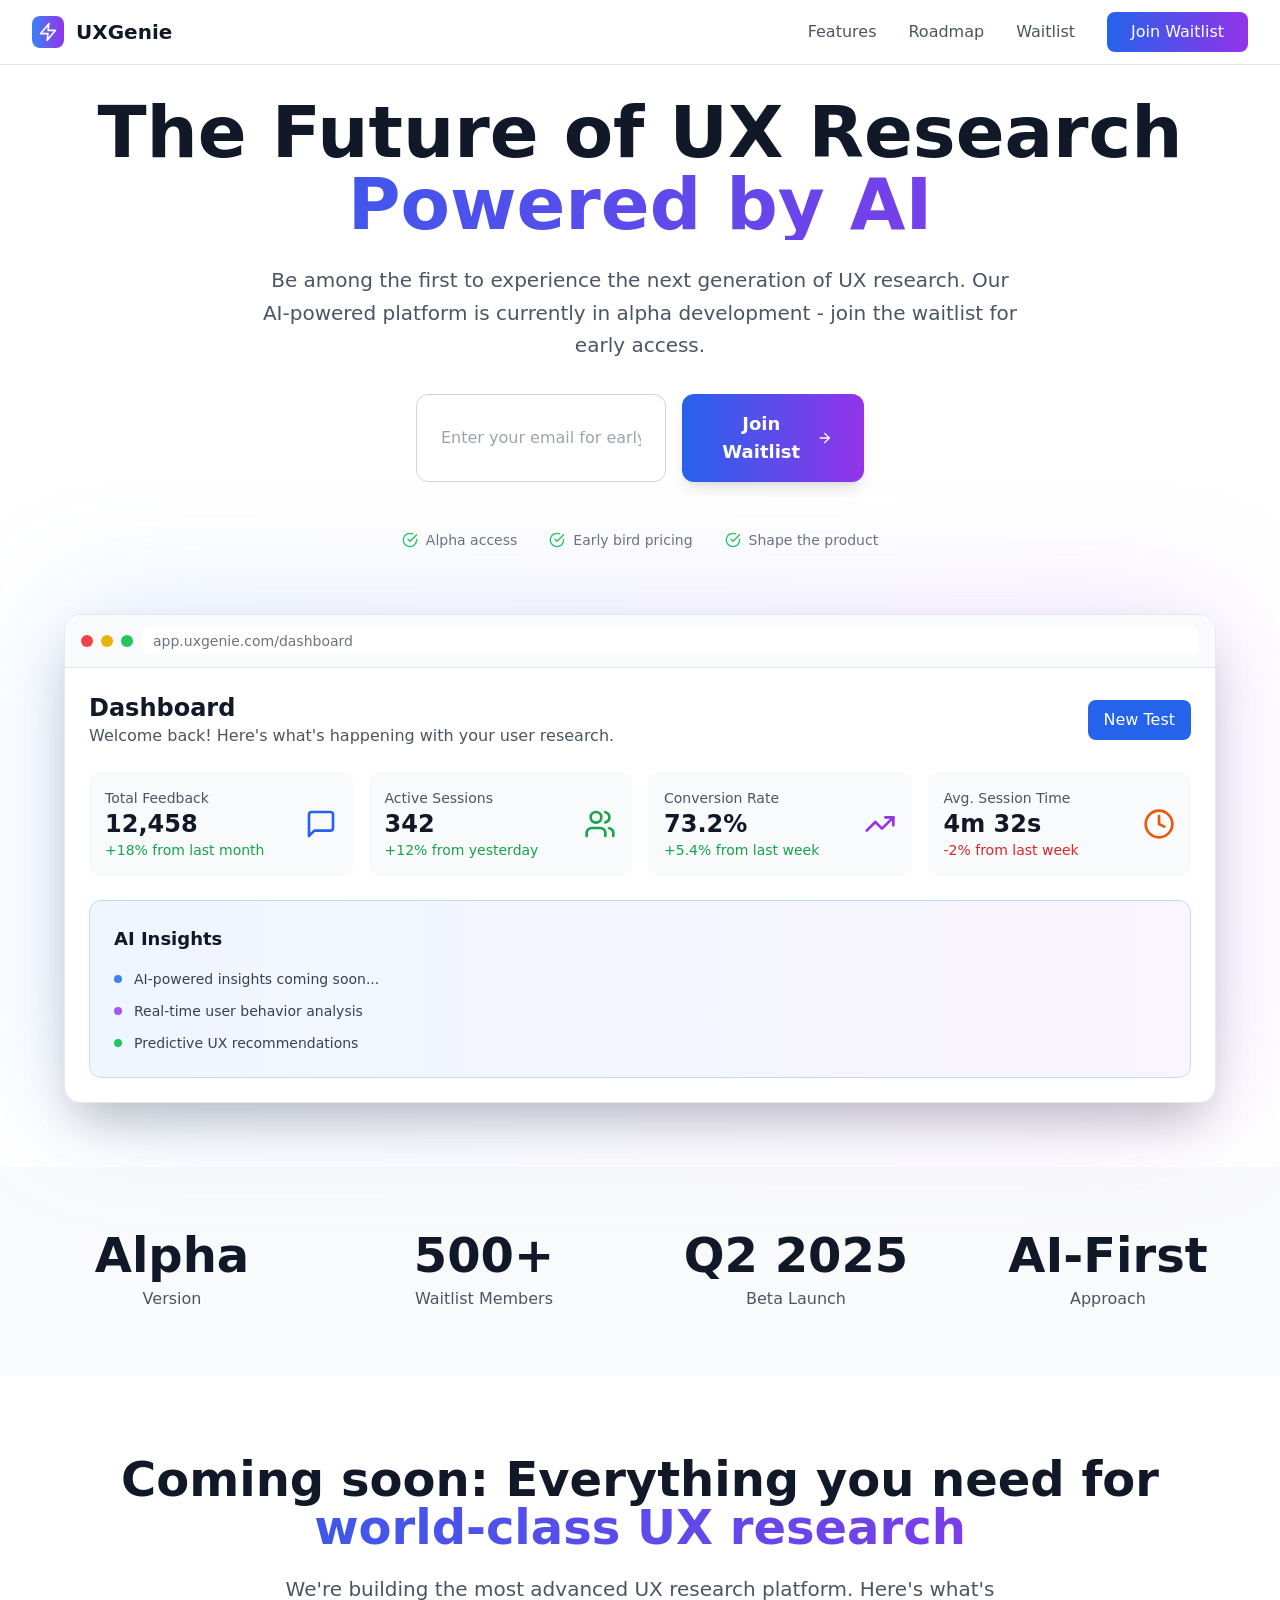
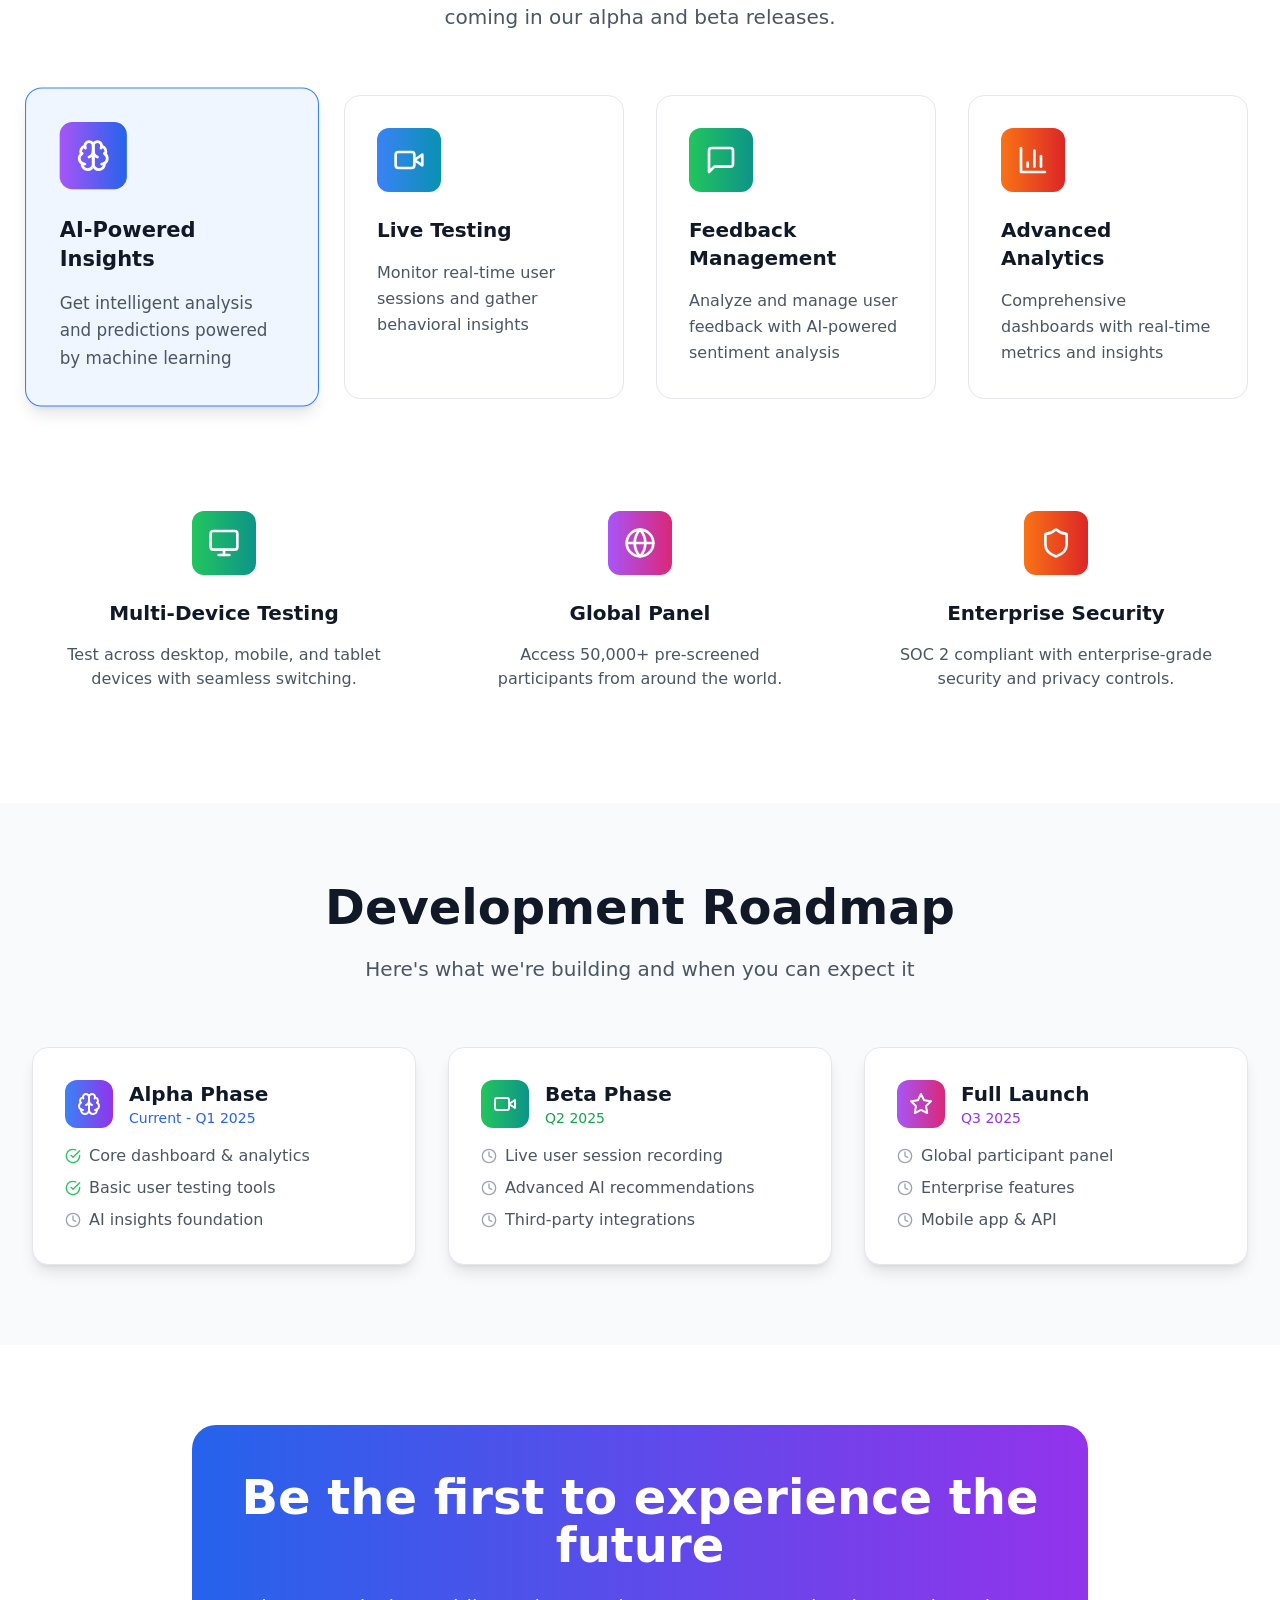
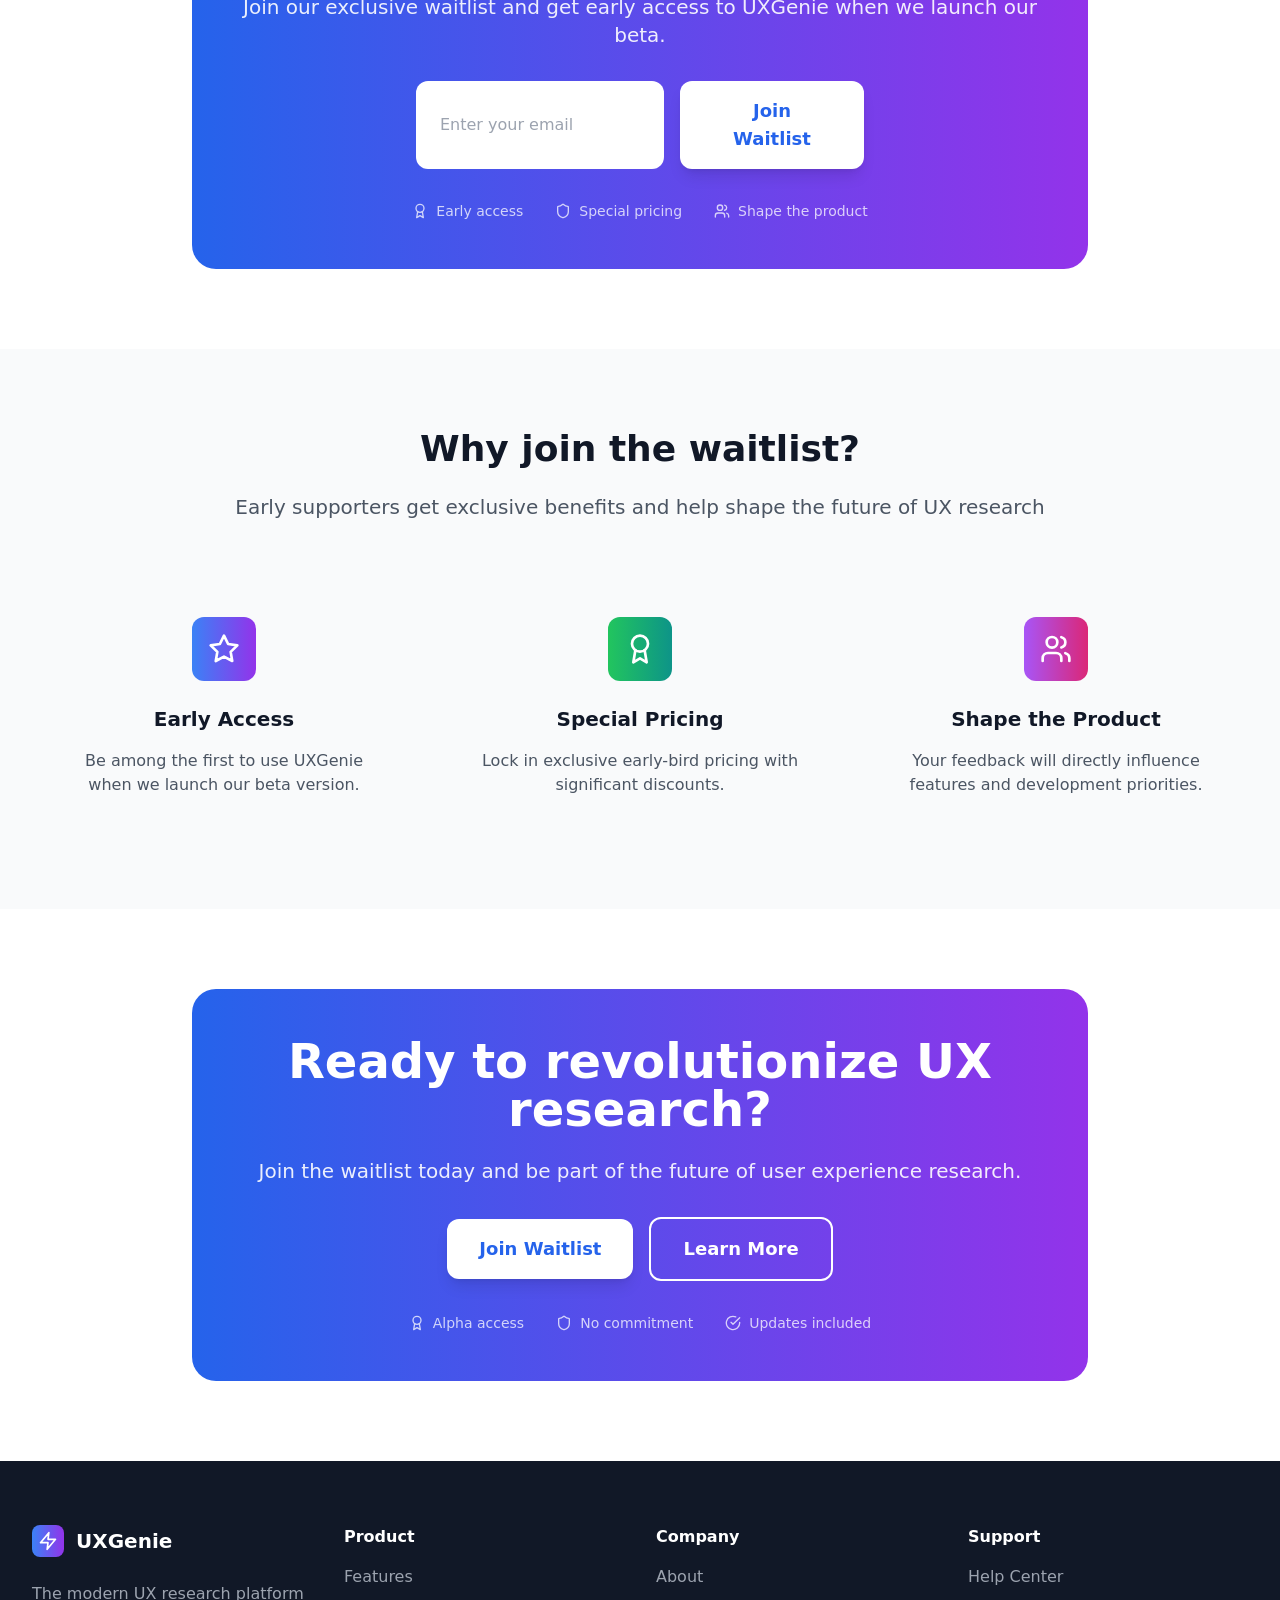
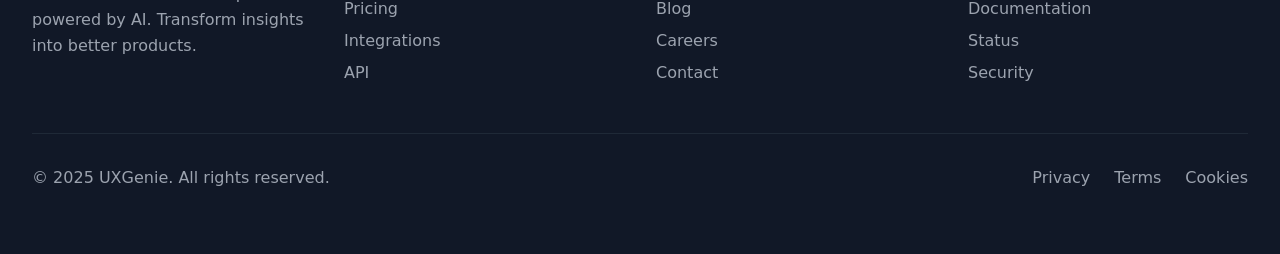
<file: dist/index.html>
<!doctype html>
<html lang="en">
  <head>
    <meta charset="UTF-8" />
    <link rel="icon" type="image/svg+xml" href="/vite.svg" />
    <meta name="viewport" content="width=device-width, initial-scale=1.0" />
    <title>UXGenie - Modern SaaS UX Research Platform</title>
    <script type="module" crossorigin src="assets/index-RkoWIljC.js"></script>
    <link rel="stylesheet" crossorigin href="assets/index-CIPFAEyU.css">
  </head>
  <body>
    <div id="root"></div>
  </body>
</html>
</file>
<file: dist/assets/index-CIPFAEyU.css>
*,:before,:after{--tw-border-spacing-x: 0;--tw-border-spacing-y: 0;--tw-translate-x: 0;--tw-translate-y: 0;--tw-rotate: 0;--tw-skew-x: 0;--tw-skew-y: 0;--tw-scale-x: 1;--tw-scale-y: 1;--tw-pan-x: ;--tw-pan-y: ;--tw-pinch-zoom: ;--tw-scroll-snap-strictness: proximity;--tw-gradient-from-position: ;--tw-gradient-via-position: ;--tw-gradient-to-position: ;--tw-ordinal: ;--tw-slashed-zero: ;--tw-numeric-figure: ;--tw-numeric-spacing: ;--tw-numeric-fraction: ;--tw-ring-inset: ;--tw-ring-offset-width: 0px;--tw-ring-offset-color: #fff;--tw-ring-color: rgb(59 130 246 / .5);--tw-ring-offset-shadow: 0 0 #0000;--tw-ring-shadow: 0 0 #0000;--tw-shadow: 0 0 #0000;--tw-shadow-colored: 0 0 #0000;--tw-blur: ;--tw-brightness: ;--tw-contrast: ;--tw-grayscale: ;--tw-hue-rotate: ;--tw-invert: ;--tw-saturate: ;--tw-sepia: ;--tw-drop-shadow: ;--tw-backdrop-blur: ;--tw-backdrop-brightness: ;--tw-backdrop-contrast: ;--tw-backdrop-grayscale: ;--tw-backdrop-hue-rotate: ;--tw-backdrop-invert: ;--tw-backdrop-opacity: ;--tw-backdrop-saturate: ;--tw-backdrop-sepia: ;--tw-contain-size: ;--tw-contain-layout: ;--tw-contain-paint: ;--tw-contain-style: }::backdrop{--tw-border-spacing-x: 0;--tw-border-spacing-y: 0;--tw-translate-x: 0;--tw-translate-y: 0;--tw-rotate: 0;--tw-skew-x: 0;--tw-skew-y: 0;--tw-scale-x: 1;--tw-scale-y: 1;--tw-pan-x: ;--tw-pan-y: ;--tw-pinch-zoom: ;--tw-scroll-snap-strictness: proximity;--tw-gradient-from-position: ;--tw-gradient-via-position: ;--tw-gradient-to-position: ;--tw-ordinal: ;--tw-slashed-zero: ;--tw-numeric-figure: ;--tw-numeric-spacing: ;--tw-numeric-fraction: ;--tw-ring-inset: ;--tw-ring-offset-width: 0px;--tw-ring-offset-color: #fff;--tw-ring-color: rgb(59 130 246 / .5);--tw-ring-offset-shadow: 0 0 #0000;--tw-ring-shadow: 0 0 #0000;--tw-shadow: 0 0 #0000;--tw-shadow-colored: 0 0 #0000;--tw-blur: ;--tw-brightness: ;--tw-contrast: ;--tw-grayscale: ;--tw-hue-rotate: ;--tw-invert: ;--tw-saturate: ;--tw-sepia: ;--tw-drop-shadow: ;--tw-backdrop-blur: ;--tw-backdrop-brightness: ;--tw-backdrop-contrast: ;--tw-backdrop-grayscale: ;--tw-backdrop-hue-rotate: ;--tw-backdrop-invert: ;--tw-backdrop-opacity: ;--tw-backdrop-saturate: ;--tw-backdrop-sepia: ;--tw-contain-size: ;--tw-contain-layout: ;--tw-contain-paint: ;--tw-contain-style: }*,:before,:after{box-sizing:border-box;border-width:0;border-style:solid;border-color:#e5e7eb}:before,:after{--tw-content: ""}html,:host{line-height:1.5;-webkit-text-size-adjust:100%;-moz-tab-size:4;-o-tab-size:4;tab-size:4;font-family:ui-sans-serif,system-ui,sans-serif,"Apple Color Emoji","Segoe UI Emoji",Segoe UI Symbol,"Noto Color Emoji";font-feature-settings:normal;font-variation-settings:normal;-webkit-tap-highlight-color:transparent}body{margin:0;line-height:inherit}hr{height:0;color:inherit;border-top-width:1px}abbr:where([title]){-webkit-text-decoration:underline dotted;text-decoration:underline dotted}h1,h2,h3,h4,h5,h6{font-size:inherit;font-weight:inherit}a{color:inherit;text-decoration:inherit}b,strong{font-weight:bolder}code,kbd,samp,pre{font-family:ui-monospace,SFMono-Regular,Menlo,Monaco,Consolas,Liberation Mono,Courier New,monospace;font-feature-settings:normal;font-variation-settings:normal;font-size:1em}small{font-size:80%}sub,sup{font-size:75%;line-height:0;position:relative;vertical-align:baseline}sub{bottom:-.25em}sup{top:-.5em}table{text-indent:0;border-color:inherit;border-collapse:collapse}button,input,optgroup,select,textarea{font-family:inherit;font-feature-settings:inherit;font-variation-settings:inherit;font-size:100%;font-weight:inherit;line-height:inherit;letter-spacing:inherit;color:inherit;margin:0;padding:0}button,select{text-transform:none}button,input:where([type=button]),input:where([type=reset]),input:where([type=submit]){-webkit-appearance:button;background-color:transparent;background-image:none}:-moz-focusring{outline:auto}:-moz-ui-invalid{box-shadow:none}progress{vertical-align:baseline}::-webkit-inner-spin-button,::-webkit-outer-spin-button{height:auto}[type=search]{-webkit-appearance:textfield;outline-offset:-2px}::-webkit-search-decoration{-webkit-appearance:none}::-webkit-file-upload-button{-webkit-appearance:button;font:inherit}summary{display:list-item}blockquote,dl,dd,h1,h2,h3,h4,h5,h6,hr,figure,p,pre{margin:0}fieldset{margin:0;padding:0}legend{padding:0}ol,ul,menu{list-style:none;margin:0;padding:0}dialog{padding:0}textarea{resize:vertical}input::-moz-placeholder,textarea::-moz-placeholder{opacity:1;color:#9ca3af}input::placeholder,textarea::placeholder{opacity:1;color:#9ca3af}button,[role=button]{cursor:pointer}:disabled{cursor:default}img,svg,video,canvas,audio,iframe,embed,object{display:block;vertical-align:middle}img,video{max-width:100%;height:auto}[hidden]:where(:not([hidden=until-found])){display:none}.fixed{position:fixed}.absolute{position:absolute}.relative{position:relative}.inset-0{top:0;right:0;bottom:0;left:0}.left-0{left:0}.left-3{left:.75rem}.right-1{right:.25rem}.right-3{right:.75rem}.right-4{right:1rem}.top-0{top:0}.top-1{top:.25rem}.top-1\/2{top:50%}.top-3{top:.75rem}.top-4{top:1rem}.z-50{z-index:50}.mx-2{margin-left:.5rem;margin-right:.5rem}.mx-4{margin-left:1rem;margin-right:1rem}.mx-auto{margin-left:auto;margin-right:auto}.mb-1{margin-bottom:.25rem}.mb-12{margin-bottom:3rem}.mb-16{margin-bottom:4rem}.mb-2{margin-bottom:.5rem}.mb-3{margin-bottom:.75rem}.mb-4{margin-bottom:1rem}.mb-6{margin-bottom:1.5rem}.mb-8{margin-bottom:2rem}.ml-2{margin-left:.5rem}.ml-64{margin-left:16rem}.mr-1{margin-right:.25rem}.mr-2{margin-right:.5rem}.mr-3{margin-right:.75rem}.mr-4{margin-right:1rem}.mt-0\.5{margin-top:.125rem}.mt-1{margin-top:.25rem}.mt-12{margin-top:3rem}.mt-2{margin-top:.5rem}.mt-20{margin-top:5rem}.mt-3{margin-top:.75rem}.mt-4{margin-top:1rem}.mt-8{margin-top:2rem}.block{display:block}.inline-block{display:inline-block}.inline{display:inline}.flex{display:flex}.inline-flex{display:inline-flex}.grid{display:grid}.hidden{display:none}.h-0\.5{height:.125rem}.h-1{height:.25rem}.h-10{height:2.5rem}.h-12{height:3rem}.h-16{height:4rem}.h-2{height:.5rem}.h-3{height:.75rem}.h-4{height:1rem}.h-5{height:1.25rem}.h-6{height:1.5rem}.h-8{height:2rem}.h-full{height:100%}.max-h-\[60vh\]{max-height:60vh}.max-h-\[90vh\]{max-height:90vh}.min-h-screen{min-height:100vh}.w-1{width:.25rem}.w-10{width:2.5rem}.w-11{width:2.75rem}.w-12{width:3rem}.w-16{width:4rem}.w-2{width:.5rem}.w-3{width:.75rem}.w-4{width:1rem}.w-5{width:1.25rem}.w-6{width:1.5rem}.w-64{width:16rem}.w-8{width:2rem}.w-full{width:100%}.max-w-3xl{max-width:48rem}.max-w-4xl{max-width:56rem}.max-w-6xl{max-width:72rem}.max-w-7xl{max-width:80rem}.max-w-md{max-width:28rem}.flex-1{flex:1 1 0%}.flex-shrink-0{flex-shrink:0}.-translate-y-1\/2{--tw-translate-y: -50%;transform:translate(var(--tw-translate-x),var(--tw-translate-y)) rotate(var(--tw-rotate)) skew(var(--tw-skew-x)) skewY(var(--tw-skew-y)) scaleX(var(--tw-scale-x)) scaleY(var(--tw-scale-y))}.translate-x-1{--tw-translate-x: .25rem;transform:translate(var(--tw-translate-x),var(--tw-translate-y)) rotate(var(--tw-rotate)) skew(var(--tw-skew-x)) skewY(var(--tw-skew-y)) scaleX(var(--tw-scale-x)) scaleY(var(--tw-scale-y))}.translate-x-6{--tw-translate-x: 1.5rem;transform:translate(var(--tw-translate-x),var(--tw-translate-y)) rotate(var(--tw-rotate)) skew(var(--tw-skew-x)) skewY(var(--tw-skew-y)) scaleX(var(--tw-scale-x)) scaleY(var(--tw-scale-y))}.translate-y-0{--tw-translate-y: 0px;transform:translate(var(--tw-translate-x),var(--tw-translate-y)) rotate(var(--tw-rotate)) skew(var(--tw-skew-x)) skewY(var(--tw-skew-y)) scaleX(var(--tw-scale-x)) scaleY(var(--tw-scale-y))}.translate-y-10{--tw-translate-y: 2.5rem;transform:translate(var(--tw-translate-x),var(--tw-translate-y)) rotate(var(--tw-rotate)) skew(var(--tw-skew-x)) skewY(var(--tw-skew-y)) scaleX(var(--tw-scale-x)) scaleY(var(--tw-scale-y))}.scale-105{--tw-scale-x: 1.05;--tw-scale-y: 1.05;transform:translate(var(--tw-translate-x),var(--tw-translate-y)) rotate(var(--tw-rotate)) skew(var(--tw-skew-x)) skewY(var(--tw-skew-y)) scaleX(var(--tw-scale-x)) scaleY(var(--tw-scale-y))}.transform{transform:translate(var(--tw-translate-x),var(--tw-translate-y)) rotate(var(--tw-rotate)) skew(var(--tw-skew-x)) skewY(var(--tw-skew-y)) scaleX(var(--tw-scale-x)) scaleY(var(--tw-scale-y))}.resize-none{resize:none}.grid-cols-1{grid-template-columns:repeat(1,minmax(0,1fr))}.grid-cols-2{grid-template-columns:repeat(2,minmax(0,1fr))}.grid-cols-3{grid-template-columns:repeat(3,minmax(0,1fr))}.flex-col{flex-direction:column}.flex-wrap{flex-wrap:wrap}.items-start{align-items:flex-start}.items-center{align-items:center}.justify-center{justify-content:center}.justify-between{justify-content:space-between}.gap-2{gap:.5rem}.gap-3{gap:.75rem}.gap-4{gap:1rem}.gap-6{gap:1.5rem}.gap-8{gap:2rem}.space-x-2>:not([hidden])~:not([hidden]){--tw-space-x-reverse: 0;margin-right:calc(.5rem * var(--tw-space-x-reverse));margin-left:calc(.5rem * calc(1 - var(--tw-space-x-reverse)))}.space-x-3>:not([hidden])~:not([hidden]){--tw-space-x-reverse: 0;margin-right:calc(.75rem * var(--tw-space-x-reverse));margin-left:calc(.75rem * calc(1 - var(--tw-space-x-reverse)))}.space-x-4>:not([hidden])~:not([hidden]){--tw-space-x-reverse: 0;margin-right:calc(1rem * var(--tw-space-x-reverse));margin-left:calc(1rem * calc(1 - var(--tw-space-x-reverse)))}.space-x-6>:not([hidden])~:not([hidden]){--tw-space-x-reverse: 0;margin-right:calc(1.5rem * var(--tw-space-x-reverse));margin-left:calc(1.5rem * calc(1 - var(--tw-space-x-reverse)))}.space-x-8>:not([hidden])~:not([hidden]){--tw-space-x-reverse: 0;margin-right:calc(2rem * var(--tw-space-x-reverse));margin-left:calc(2rem * calc(1 - var(--tw-space-x-reverse)))}.space-y-1>:not([hidden])~:not([hidden]){--tw-space-y-reverse: 0;margin-top:calc(.25rem * calc(1 - var(--tw-space-y-reverse)));margin-bottom:calc(.25rem * var(--tw-space-y-reverse))}.space-y-2>:not([hidden])~:not([hidden]){--tw-space-y-reverse: 0;margin-top:calc(.5rem * calc(1 - var(--tw-space-y-reverse)));margin-bottom:calc(.5rem * var(--tw-space-y-reverse))}.space-y-3>:not([hidden])~:not([hidden]){--tw-space-y-reverse: 0;margin-top:calc(.75rem * calc(1 - var(--tw-space-y-reverse)));margin-bottom:calc(.75rem * var(--tw-space-y-reverse))}.space-y-4>:not([hidden])~:not([hidden]){--tw-space-y-reverse: 0;margin-top:calc(1rem * calc(1 - var(--tw-space-y-reverse)));margin-bottom:calc(1rem * var(--tw-space-y-reverse))}.space-y-6>:not([hidden])~:not([hidden]){--tw-space-y-reverse: 0;margin-top:calc(1.5rem * calc(1 - var(--tw-space-y-reverse)));margin-bottom:calc(1.5rem * var(--tw-space-y-reverse))}.space-y-8>:not([hidden])~:not([hidden]){--tw-space-y-reverse: 0;margin-top:calc(2rem * calc(1 - var(--tw-space-y-reverse)));margin-bottom:calc(2rem * var(--tw-space-y-reverse))}.divide-y>:not([hidden])~:not([hidden]){--tw-divide-y-reverse: 0;border-top-width:calc(1px * calc(1 - var(--tw-divide-y-reverse)));border-bottom-width:calc(1px * var(--tw-divide-y-reverse))}.divide-gray-200>:not([hidden])~:not([hidden]){--tw-divide-opacity: 1;border-color:rgb(229 231 235 / var(--tw-divide-opacity, 1))}.overflow-hidden{overflow:hidden}.overflow-y-auto{overflow-y:auto}.break-all{word-break:break-all}.rounded{border-radius:.25rem}.rounded-2xl{border-radius:1rem}.rounded-3xl{border-radius:1.5rem}.rounded-full{border-radius:9999px}.rounded-lg{border-radius:.5rem}.rounded-xl{border-radius:.75rem}.border{border-width:1px}.border-2{border-width:2px}.border-b{border-bottom-width:1px}.border-r{border-right-width:1px}.border-t{border-top-width:1px}.border-dashed{border-style:dashed}.border-blue-200{--tw-border-opacity: 1;border-color:rgb(191 219 254 / var(--tw-border-opacity, 1))}.border-blue-500{--tw-border-opacity: 1;border-color:rgb(59 130 246 / var(--tw-border-opacity, 1))}.border-gray-200{--tw-border-opacity: 1;border-color:rgb(229 231 235 / var(--tw-border-opacity, 1))}.border-gray-300{--tw-border-opacity: 1;border-color:rgb(209 213 219 / var(--tw-border-opacity, 1))}.border-gray-800{--tw-border-opacity: 1;border-color:rgb(31 41 55 / var(--tw-border-opacity, 1))}.border-green-200{--tw-border-opacity: 1;border-color:rgb(187 247 208 / var(--tw-border-opacity, 1))}.border-purple-200{--tw-border-opacity: 1;border-color:rgb(233 213 255 / var(--tw-border-opacity, 1))}.border-purple-500{--tw-border-opacity: 1;border-color:rgb(168 85 247 / var(--tw-border-opacity, 1))}.border-red-200{--tw-border-opacity: 1;border-color:rgb(254 202 202 / var(--tw-border-opacity, 1))}.border-white{--tw-border-opacity: 1;border-color:rgb(255 255 255 / var(--tw-border-opacity, 1))}.border-white\/20{border-color:#fff3}.bg-black\/50{background-color:#00000080}.bg-blue-100{--tw-bg-opacity: 1;background-color:rgb(219 234 254 / var(--tw-bg-opacity, 1))}.bg-blue-50{--tw-bg-opacity: 1;background-color:rgb(239 246 255 / var(--tw-bg-opacity, 1))}.bg-blue-500{--tw-bg-opacity: 1;background-color:rgb(59 130 246 / var(--tw-bg-opacity, 1))}.bg-blue-600{--tw-bg-opacity: 1;background-color:rgb(37 99 235 / var(--tw-bg-opacity, 1))}.bg-gray-100{--tw-bg-opacity: 1;background-color:rgb(243 244 246 / var(--tw-bg-opacity, 1))}.bg-gray-200{--tw-bg-opacity: 1;background-color:rgb(229 231 235 / var(--tw-bg-opacity, 1))}.bg-gray-300{--tw-bg-opacity: 1;background-color:rgb(209 213 219 / var(--tw-bg-opacity, 1))}.bg-gray-400{--tw-bg-opacity: 1;background-color:rgb(156 163 175 / var(--tw-bg-opacity, 1))}.bg-gray-50{--tw-bg-opacity: 1;background-color:rgb(249 250 251 / var(--tw-bg-opacity, 1))}.bg-gray-900{--tw-bg-opacity: 1;background-color:rgb(17 24 39 / var(--tw-bg-opacity, 1))}.bg-green-100{--tw-bg-opacity: 1;background-color:rgb(220 252 231 / var(--tw-bg-opacity, 1))}.bg-green-50{--tw-bg-opacity: 1;background-color:rgb(240 253 244 / var(--tw-bg-opacity, 1))}.bg-green-500{--tw-bg-opacity: 1;background-color:rgb(34 197 94 / var(--tw-bg-opacity, 1))}.bg-orange-100{--tw-bg-opacity: 1;background-color:rgb(255 237 213 / var(--tw-bg-opacity, 1))}.bg-orange-500{--tw-bg-opacity: 1;background-color:rgb(249 115 22 / var(--tw-bg-opacity, 1))}.bg-pink-500{--tw-bg-opacity: 1;background-color:rgb(236 72 153 / var(--tw-bg-opacity, 1))}.bg-purple-100{--tw-bg-opacity: 1;background-color:rgb(243 232 255 / var(--tw-bg-opacity, 1))}.bg-purple-50{--tw-bg-opacity: 1;background-color:rgb(250 245 255 / var(--tw-bg-opacity, 1))}.bg-purple-500{--tw-bg-opacity: 1;background-color:rgb(168 85 247 / var(--tw-bg-opacity, 1))}.bg-red-100{--tw-bg-opacity: 1;background-color:rgb(254 226 226 / var(--tw-bg-opacity, 1))}.bg-red-50{--tw-bg-opacity: 1;background-color:rgb(254 242 242 / var(--tw-bg-opacity, 1))}.bg-red-500{--tw-bg-opacity: 1;background-color:rgb(239 68 68 / var(--tw-bg-opacity, 1))}.bg-white{--tw-bg-opacity: 1;background-color:rgb(255 255 255 / var(--tw-bg-opacity, 1))}.bg-white\/10{background-color:#ffffff1a}.bg-white\/80{background-color:#fffc}.bg-yellow-100{--tw-bg-opacity: 1;background-color:rgb(254 249 195 / var(--tw-bg-opacity, 1))}.bg-yellow-400{--tw-bg-opacity: 1;background-color:rgb(250 204 21 / var(--tw-bg-opacity, 1))}.bg-yellow-500{--tw-bg-opacity: 1;background-color:rgb(234 179 8 / var(--tw-bg-opacity, 1))}.bg-gradient-to-r{background-image:linear-gradient(to right,var(--tw-gradient-stops))}.from-blue-50{--tw-gradient-from: #eff6ff var(--tw-gradient-from-position);--tw-gradient-to: rgb(239 246 255 / 0) var(--tw-gradient-to-position);--tw-gradient-stops: var(--tw-gradient-from), var(--tw-gradient-to)}.from-blue-500{--tw-gradient-from: #3b82f6 var(--tw-gradient-from-position);--tw-gradient-to: rgb(59 130 246 / 0) var(--tw-gradient-to-position);--tw-gradient-stops: var(--tw-gradient-from), var(--tw-gradient-to)}.from-blue-500\/20{--tw-gradient-from: rgb(59 130 246 / .2) var(--tw-gradient-from-position);--tw-gradient-to: rgb(59 130 246 / 0) var(--tw-gradient-to-position);--tw-gradient-stops: var(--tw-gradient-from), var(--tw-gradient-to)}.from-blue-600{--tw-gradient-from: #2563eb var(--tw-gradient-from-position);--tw-gradient-to: rgb(37 99 235 / 0) var(--tw-gradient-to-position);--tw-gradient-stops: var(--tw-gradient-from), var(--tw-gradient-to)}.from-green-50{--tw-gradient-from: #f0fdf4 var(--tw-gradient-from-position);--tw-gradient-to: rgb(240 253 244 / 0) var(--tw-gradient-to-position);--tw-gradient-stops: var(--tw-gradient-from), var(--tw-gradient-to)}.from-green-500{--tw-gradient-from: #22c55e var(--tw-gradient-from-position);--tw-gradient-to: rgb(34 197 94 / 0) var(--tw-gradient-to-position);--tw-gradient-stops: var(--tw-gradient-from), var(--tw-gradient-to)}.from-orange-500{--tw-gradient-from: #f97316 var(--tw-gradient-from-position);--tw-gradient-to: rgb(249 115 22 / 0) var(--tw-gradient-to-position);--tw-gradient-stops: var(--tw-gradient-from), var(--tw-gradient-to)}.from-purple-50{--tw-gradient-from: #faf5ff var(--tw-gradient-from-position);--tw-gradient-to: rgb(250 245 255 / 0) var(--tw-gradient-to-position);--tw-gradient-stops: var(--tw-gradient-from), var(--tw-gradient-to)}.from-purple-500{--tw-gradient-from: #a855f7 var(--tw-gradient-from-position);--tw-gradient-to: rgb(168 85 247 / 0) var(--tw-gradient-to-position);--tw-gradient-stops: var(--tw-gradient-from), var(--tw-gradient-to)}.from-red-500{--tw-gradient-from: #ef4444 var(--tw-gradient-from-position);--tw-gradient-to: rgb(239 68 68 / 0) var(--tw-gradient-to-position);--tw-gradient-stops: var(--tw-gradient-from), var(--tw-gradient-to)}.to-blue-50{--tw-gradient-to: #eff6ff var(--tw-gradient-to-position)}.to-blue-600{--tw-gradient-to: #2563eb var(--tw-gradient-to-position)}.to-cyan-600{--tw-gradient-to: #0891b2 var(--tw-gradient-to-position)}.to-green-600{--tw-gradient-to: #16a34a var(--tw-gradient-to-position)}.to-orange-600{--tw-gradient-to: #ea580c var(--tw-gradient-to-position)}.to-pink-600{--tw-gradient-to: #db2777 var(--tw-gradient-to-position)}.to-purple-50{--tw-gradient-to: #faf5ff var(--tw-gradient-to-position)}.to-purple-500\/20{--tw-gradient-to: rgb(168 85 247 / .2) var(--tw-gradient-to-position)}.to-purple-600{--tw-gradient-to: #9333ea var(--tw-gradient-to-position)}.to-red-600{--tw-gradient-to: #dc2626 var(--tw-gradient-to-position)}.to-teal-600{--tw-gradient-to: #0d9488 var(--tw-gradient-to-position)}.bg-clip-text{-webkit-background-clip:text;background-clip:text}.fill-yellow-400{fill:#facc15}.p-1{padding:.25rem}.p-12{padding:3rem}.p-2{padding:.5rem}.p-3{padding:.75rem}.p-4{padding:1rem}.p-6{padding:1.5rem}.p-8{padding:2rem}.px-2{padding-left:.5rem;padding-right:.5rem}.px-3{padding-left:.75rem;padding-right:.75rem}.px-4{padding-left:1rem;padding-right:1rem}.px-6{padding-left:1.5rem;padding-right:1.5rem}.px-8{padding-left:2rem;padding-right:2rem}.py-1{padding-top:.25rem;padding-bottom:.25rem}.py-16{padding-top:4rem;padding-bottom:4rem}.py-2{padding-top:.5rem;padding-bottom:.5rem}.py-20{padding-top:5rem;padding-bottom:5rem}.py-3{padding-top:.75rem;padding-bottom:.75rem}.py-4{padding-top:1rem;padding-bottom:1rem}.py-8{padding-top:2rem;padding-bottom:2rem}.pb-16{padding-bottom:4rem}.pl-10{padding-left:2.5rem}.pr-10{padding-right:2.5rem}.pr-4{padding-right:1rem}.pt-24{padding-top:6rem}.pt-3{padding-top:.75rem}.pt-8{padding-top:2rem}.text-left{text-align:left}.text-center{text-align:center}.text-right{text-align:right}.font-mono{font-family:ui-monospace,SFMono-Regular,Menlo,Monaco,Consolas,Liberation Mono,Courier New,monospace}.text-2xl{font-size:1.5rem;line-height:2rem}.text-3xl{font-size:1.875rem;line-height:2.25rem}.text-4xl{font-size:2.25rem;line-height:2.5rem}.text-5xl{font-size:3rem;line-height:1}.text-lg{font-size:1.125rem;line-height:1.75rem}.text-sm{font-size:.875rem;line-height:1.25rem}.text-xl{font-size:1.25rem;line-height:1.75rem}.text-xs{font-size:.75rem;line-height:1rem}.font-bold{font-weight:700}.font-medium{font-weight:500}.font-semibold{font-weight:600}.capitalize{text-transform:capitalize}.leading-relaxed{line-height:1.625}.text-blue-600{--tw-text-opacity: 1;color:rgb(37 99 235 / var(--tw-text-opacity, 1))}.text-blue-700{--tw-text-opacity: 1;color:rgb(29 78 216 / var(--tw-text-opacity, 1))}.text-blue-800{--tw-text-opacity: 1;color:rgb(30 64 175 / var(--tw-text-opacity, 1))}.text-gray-300{--tw-text-opacity: 1;color:rgb(209 213 219 / var(--tw-text-opacity, 1))}.text-gray-400{--tw-text-opacity: 1;color:rgb(156 163 175 / var(--tw-text-opacity, 1))}.text-gray-500{--tw-text-opacity: 1;color:rgb(107 114 128 / var(--tw-text-opacity, 1))}.text-gray-600{--tw-text-opacity: 1;color:rgb(75 85 99 / var(--tw-text-opacity, 1))}.text-gray-700{--tw-text-opacity: 1;color:rgb(55 65 81 / var(--tw-text-opacity, 1))}.text-gray-900{--tw-text-opacity: 1;color:rgb(17 24 39 / var(--tw-text-opacity, 1))}.text-green-500{--tw-text-opacity: 1;color:rgb(34 197 94 / var(--tw-text-opacity, 1))}.text-green-600{--tw-text-opacity: 1;color:rgb(22 163 74 / var(--tw-text-opacity, 1))}.text-green-700{--tw-text-opacity: 1;color:rgb(21 128 61 / var(--tw-text-opacity, 1))}.text-green-800{--tw-text-opacity: 1;color:rgb(22 101 52 / var(--tw-text-opacity, 1))}.text-orange-600{--tw-text-opacity: 1;color:rgb(234 88 12 / var(--tw-text-opacity, 1))}.text-purple-600{--tw-text-opacity: 1;color:rgb(147 51 234 / var(--tw-text-opacity, 1))}.text-purple-800{--tw-text-opacity: 1;color:rgb(107 33 168 / var(--tw-text-opacity, 1))}.text-red-600{--tw-text-opacity: 1;color:rgb(220 38 38 / var(--tw-text-opacity, 1))}.text-red-700{--tw-text-opacity: 1;color:rgb(185 28 28 / var(--tw-text-opacity, 1))}.text-red-800{--tw-text-opacity: 1;color:rgb(153 27 27 / var(--tw-text-opacity, 1))}.text-transparent{color:transparent}.text-white{--tw-text-opacity: 1;color:rgb(255 255 255 / var(--tw-text-opacity, 1))}.text-yellow-400{--tw-text-opacity: 1;color:rgb(250 204 21 / var(--tw-text-opacity, 1))}.text-yellow-800{--tw-text-opacity: 1;color:rgb(133 77 14 / var(--tw-text-opacity, 1))}.opacity-0{opacity:0}.opacity-100{opacity:1}.opacity-50{opacity:.5}.opacity-75{opacity:.75}.opacity-90{opacity:.9}.shadow-2xl{--tw-shadow: 0 25px 50px -12px rgb(0 0 0 / .25);--tw-shadow-colored: 0 25px 50px -12px var(--tw-shadow-color);box-shadow:var(--tw-ring-offset-shadow, 0 0 #0000),var(--tw-ring-shadow, 0 0 #0000),var(--tw-shadow)}.shadow-lg{--tw-shadow: 0 10px 15px -3px rgb(0 0 0 / .1), 0 4px 6px -4px rgb(0 0 0 / .1);--tw-shadow-colored: 0 10px 15px -3px var(--tw-shadow-color), 0 4px 6px -4px var(--tw-shadow-color);box-shadow:var(--tw-ring-offset-shadow, 0 0 #0000),var(--tw-ring-shadow, 0 0 #0000),var(--tw-shadow)}.shadow-sm{--tw-shadow: 0 1px 2px 0 rgb(0 0 0 / .05);--tw-shadow-colored: 0 1px 2px 0 var(--tw-shadow-color);box-shadow:var(--tw-ring-offset-shadow, 0 0 #0000),var(--tw-ring-shadow, 0 0 #0000),var(--tw-shadow)}.blur-3xl{--tw-blur: blur(64px);filter:var(--tw-blur) var(--tw-brightness) var(--tw-contrast) var(--tw-grayscale) var(--tw-hue-rotate) var(--tw-invert) var(--tw-saturate) var(--tw-sepia) var(--tw-drop-shadow)}.filter{filter:var(--tw-blur) var(--tw-brightness) var(--tw-contrast) var(--tw-grayscale) var(--tw-hue-rotate) var(--tw-invert) var(--tw-saturate) var(--tw-sepia) var(--tw-drop-shadow)}.backdrop-blur-md{--tw-backdrop-blur: blur(12px);-webkit-backdrop-filter:var(--tw-backdrop-blur) var(--tw-backdrop-brightness) var(--tw-backdrop-contrast) var(--tw-backdrop-grayscale) var(--tw-backdrop-hue-rotate) var(--tw-backdrop-invert) var(--tw-backdrop-opacity) var(--tw-backdrop-saturate) var(--tw-backdrop-sepia);backdrop-filter:var(--tw-backdrop-blur) var(--tw-backdrop-brightness) var(--tw-backdrop-contrast) var(--tw-backdrop-grayscale) var(--tw-backdrop-hue-rotate) var(--tw-backdrop-invert) var(--tw-backdrop-opacity) var(--tw-backdrop-saturate) var(--tw-backdrop-sepia)}.backdrop-blur-sm{--tw-backdrop-blur: blur(4px);-webkit-backdrop-filter:var(--tw-backdrop-blur) var(--tw-backdrop-brightness) var(--tw-backdrop-contrast) var(--tw-backdrop-grayscale) var(--tw-backdrop-hue-rotate) var(--tw-backdrop-invert) var(--tw-backdrop-opacity) var(--tw-backdrop-saturate) var(--tw-backdrop-sepia);backdrop-filter:var(--tw-backdrop-blur) var(--tw-backdrop-brightness) var(--tw-backdrop-contrast) var(--tw-backdrop-grayscale) var(--tw-backdrop-hue-rotate) var(--tw-backdrop-invert) var(--tw-backdrop-opacity) var(--tw-backdrop-saturate) var(--tw-backdrop-sepia)}.transition-all{transition-property:all;transition-timing-function:cubic-bezier(.4,0,.2,1);transition-duration:.15s}.transition-colors{transition-property:color,background-color,border-color,text-decoration-color,fill,stroke;transition-timing-function:cubic-bezier(.4,0,.2,1);transition-duration:.15s}.transition-shadow{transition-property:box-shadow;transition-timing-function:cubic-bezier(.4,0,.2,1);transition-duration:.15s}.transition-transform{transition-property:transform;transition-timing-function:cubic-bezier(.4,0,.2,1);transition-duration:.15s}.delay-300{transition-delay:.3s}.duration-1000{transition-duration:1s}.duration-200{transition-duration:.2s}.duration-500{transition-duration:.5s}.hover\:scale-105:hover{--tw-scale-x: 1.05;--tw-scale-y: 1.05;transform:translate(var(--tw-translate-x),var(--tw-translate-y)) rotate(var(--tw-rotate)) skew(var(--tw-skew-x)) skewY(var(--tw-skew-y)) scaleX(var(--tw-scale-x)) scaleY(var(--tw-scale-y))}.hover\:border-gray-300:hover{--tw-border-opacity: 1;border-color:rgb(209 213 219 / var(--tw-border-opacity, 1))}.hover\:border-gray-400:hover{--tw-border-opacity: 1;border-color:rgb(156 163 175 / var(--tw-border-opacity, 1))}.hover\:bg-blue-200:hover{--tw-bg-opacity: 1;background-color:rgb(191 219 254 / var(--tw-bg-opacity, 1))}.hover\:bg-blue-700:hover{--tw-bg-opacity: 1;background-color:rgb(29 78 216 / var(--tw-bg-opacity, 1))}.hover\:bg-gray-100:hover{--tw-bg-opacity: 1;background-color:rgb(243 244 246 / var(--tw-bg-opacity, 1))}.hover\:bg-gray-200:hover{--tw-bg-opacity: 1;background-color:rgb(229 231 235 / var(--tw-bg-opacity, 1))}.hover\:bg-gray-50:hover{--tw-bg-opacity: 1;background-color:rgb(249 250 251 / var(--tw-bg-opacity, 1))}.hover\:bg-red-100:hover{--tw-bg-opacity: 1;background-color:rgb(254 226 226 / var(--tw-bg-opacity, 1))}.hover\:bg-red-200:hover{--tw-bg-opacity: 1;background-color:rgb(254 202 202 / var(--tw-bg-opacity, 1))}.hover\:bg-white:hover{--tw-bg-opacity: 1;background-color:rgb(255 255 255 / var(--tw-bg-opacity, 1))}.hover\:from-blue-700:hover{--tw-gradient-from: #1d4ed8 var(--tw-gradient-from-position);--tw-gradient-to: rgb(29 78 216 / 0) var(--tw-gradient-to-position);--tw-gradient-stops: var(--tw-gradient-from), var(--tw-gradient-to)}.hover\:to-purple-700:hover{--tw-gradient-to: #7e22ce var(--tw-gradient-to-position)}.hover\:text-blue-600:hover{--tw-text-opacity: 1;color:rgb(37 99 235 / var(--tw-text-opacity, 1))}.hover\:text-blue-700:hover{--tw-text-opacity: 1;color:rgb(29 78 216 / var(--tw-text-opacity, 1))}.hover\:text-gray-600:hover{--tw-text-opacity: 1;color:rgb(75 85 99 / var(--tw-text-opacity, 1))}.hover\:text-gray-800:hover{--tw-text-opacity: 1;color:rgb(31 41 55 / var(--tw-text-opacity, 1))}.hover\:text-gray-900:hover{--tw-text-opacity: 1;color:rgb(17 24 39 / var(--tw-text-opacity, 1))}.hover\:text-red-500:hover{--tw-text-opacity: 1;color:rgb(239 68 68 / var(--tw-text-opacity, 1))}.hover\:text-white:hover{--tw-text-opacity: 1;color:rgb(255 255 255 / var(--tw-text-opacity, 1))}.hover\:text-yellow-600:hover{--tw-text-opacity: 1;color:rgb(202 138 4 / var(--tw-text-opacity, 1))}.hover\:shadow-lg:hover{--tw-shadow: 0 10px 15px -3px rgb(0 0 0 / .1), 0 4px 6px -4px rgb(0 0 0 / .1);--tw-shadow-colored: 0 10px 15px -3px var(--tw-shadow-color), 0 4px 6px -4px var(--tw-shadow-color);box-shadow:var(--tw-ring-offset-shadow, 0 0 #0000),var(--tw-ring-shadow, 0 0 #0000),var(--tw-shadow)}.hover\:shadow-md:hover{--tw-shadow: 0 4px 6px -1px rgb(0 0 0 / .1), 0 2px 4px -2px rgb(0 0 0 / .1);--tw-shadow-colored: 0 4px 6px -1px var(--tw-shadow-color), 0 2px 4px -2px var(--tw-shadow-color);box-shadow:var(--tw-ring-offset-shadow, 0 0 #0000),var(--tw-ring-shadow, 0 0 #0000),var(--tw-shadow)}.hover\:shadow-xl:hover{--tw-shadow: 0 20px 25px -5px rgb(0 0 0 / .1), 0 8px 10px -6px rgb(0 0 0 / .1);--tw-shadow-colored: 0 20px 25px -5px var(--tw-shadow-color), 0 8px 10px -6px var(--tw-shadow-color);box-shadow:var(--tw-ring-offset-shadow, 0 0 #0000),var(--tw-ring-shadow, 0 0 #0000),var(--tw-shadow)}.focus\:border-transparent:focus{border-color:transparent}.focus\:outline-none:focus{outline:2px solid transparent;outline-offset:2px}.focus\:ring-2:focus{--tw-ring-offset-shadow: var(--tw-ring-inset) 0 0 0 var(--tw-ring-offset-width) var(--tw-ring-offset-color);--tw-ring-shadow: var(--tw-ring-inset) 0 0 0 calc(2px + var(--tw-ring-offset-width)) var(--tw-ring-color);box-shadow:var(--tw-ring-offset-shadow),var(--tw-ring-shadow),var(--tw-shadow, 0 0 #0000)}.focus\:ring-blue-500:focus{--tw-ring-opacity: 1;--tw-ring-color: rgb(59 130 246 / var(--tw-ring-opacity, 1))}.focus\:ring-white\/50:focus{--tw-ring-color: rgb(255 255 255 / .5)}.disabled\:cursor-not-allowed:disabled{cursor:not-allowed}.disabled\:opacity-50:disabled{opacity:.5}@media (min-width: 640px){.sm\:flex-row{flex-direction:row}.sm\:space-x-4>:not([hidden])~:not([hidden]){--tw-space-x-reverse: 0;margin-right:calc(1rem * var(--tw-space-x-reverse));margin-left:calc(1rem * calc(1 - var(--tw-space-x-reverse)))}.sm\:space-y-0>:not([hidden])~:not([hidden]){--tw-space-y-reverse: 0;margin-top:calc(0px * calc(1 - var(--tw-space-y-reverse)));margin-bottom:calc(0px * var(--tw-space-y-reverse))}.sm\:px-6{padding-left:1.5rem;padding-right:1.5rem}}@media (min-width: 768px){.md\:mt-0{margin-top:0}.md\:block{display:block}.md\:flex{display:flex}.md\:grid-cols-2{grid-template-columns:repeat(2,minmax(0,1fr))}.md\:grid-cols-3{grid-template-columns:repeat(3,minmax(0,1fr))}.md\:grid-cols-4{grid-template-columns:repeat(4,minmax(0,1fr))}.md\:flex-row{flex-direction:row}.md\:text-5xl{font-size:3rem;line-height:1}.md\:text-7xl{font-size:4.5rem;line-height:1}}@media (min-width: 1024px){.lg\:col-span-2{grid-column:span 2 / span 2}.lg\:col-span-3{grid-column:span 3 / span 3}.lg\:grid-cols-2{grid-template-columns:repeat(2,minmax(0,1fr))}.lg\:grid-cols-3{grid-template-columns:repeat(3,minmax(0,1fr))}.lg\:grid-cols-4{grid-template-columns:repeat(4,minmax(0,1fr))}.lg\:px-8{padding-left:2rem;padding-right:2rem}}@media (prefers-color-scheme: dark){.dark\:divide-gray-700>:not([hidden])~:not([hidden]){--tw-divide-opacity: 1;border-color:rgb(55 65 81 / var(--tw-divide-opacity, 1))}.dark\:border-blue-800{--tw-border-opacity: 1;border-color:rgb(30 64 175 / var(--tw-border-opacity, 1))}.dark\:border-gray-600{--tw-border-opacity: 1;border-color:rgb(75 85 99 / var(--tw-border-opacity, 1))}.dark\:border-gray-700{--tw-border-opacity: 1;border-color:rgb(55 65 81 / var(--tw-border-opacity, 1))}.dark\:border-green-800{--tw-border-opacity: 1;border-color:rgb(22 101 52 / var(--tw-border-opacity, 1))}.dark\:border-purple-800{--tw-border-opacity: 1;border-color:rgb(107 33 168 / var(--tw-border-opacity, 1))}.dark\:border-red-800{--tw-border-opacity: 1;border-color:rgb(153 27 27 / var(--tw-border-opacity, 1))}.dark\:bg-blue-900\/10{background-color:#1e3a8a1a}.dark\:bg-blue-900\/20{background-color:#1e3a8a33}.dark\:bg-blue-900\/30{background-color:#1e3a8a4d}.dark\:bg-gray-600{--tw-bg-opacity: 1;background-color:rgb(75 85 99 / var(--tw-bg-opacity, 1))}.dark\:bg-gray-700{--tw-bg-opacity: 1;background-color:rgb(55 65 81 / var(--tw-bg-opacity, 1))}.dark\:bg-gray-700\/50{background-color:#37415180}.dark\:bg-gray-800{--tw-bg-opacity: 1;background-color:rgb(31 41 55 / var(--tw-bg-opacity, 1))}.dark\:bg-gray-800\/50{background-color:#1f293780}.dark\:bg-gray-900{--tw-bg-opacity: 1;background-color:rgb(17 24 39 / var(--tw-bg-opacity, 1))}.dark\:bg-gray-900\/80{background-color:#111827cc}.dark\:bg-green-900\/10{background-color:#14532d1a}.dark\:bg-green-900\/20{background-color:#14532d33}.dark\:bg-orange-900\/20{background-color:#7c2d1233}.dark\:bg-purple-900\/10{background-color:#581c871a}.dark\:bg-purple-900\/20{background-color:#581c8733}.dark\:bg-red-900\/10{background-color:#7f1d1d1a}.dark\:bg-red-900\/20{background-color:#7f1d1d33}.dark\:bg-yellow-900\/20{background-color:#713f1233}.dark\:from-blue-900\/20{--tw-gradient-from: rgb(30 58 138 / .2) var(--tw-gradient-from-position);--tw-gradient-to: rgb(30 58 138 / 0) var(--tw-gradient-to-position);--tw-gradient-stops: var(--tw-gradient-from), var(--tw-gradient-to)}.dark\:from-green-900\/20{--tw-gradient-from: rgb(20 83 45 / .2) var(--tw-gradient-from-position);--tw-gradient-to: rgb(20 83 45 / 0) var(--tw-gradient-to-position);--tw-gradient-stops: var(--tw-gradient-from), var(--tw-gradient-to)}.dark\:from-purple-900\/20{--tw-gradient-from: rgb(88 28 135 / .2) var(--tw-gradient-from-position);--tw-gradient-to: rgb(88 28 135 / 0) var(--tw-gradient-to-position);--tw-gradient-stops: var(--tw-gradient-from), var(--tw-gradient-to)}.dark\:to-blue-900\/20{--tw-gradient-to: rgb(30 58 138 / .2) var(--tw-gradient-to-position)}.dark\:to-purple-900\/20{--tw-gradient-to: rgb(88 28 135 / .2) var(--tw-gradient-to-position)}.dark\:text-blue-300{--tw-text-opacity: 1;color:rgb(147 197 253 / var(--tw-text-opacity, 1))}.dark\:text-blue-400{--tw-text-opacity: 1;color:rgb(96 165 250 / var(--tw-text-opacity, 1))}.dark\:text-gray-100{--tw-text-opacity: 1;color:rgb(243 244 246 / var(--tw-text-opacity, 1))}.dark\:text-gray-300{--tw-text-opacity: 1;color:rgb(209 213 219 / var(--tw-text-opacity, 1))}.dark\:text-gray-400{--tw-text-opacity: 1;color:rgb(156 163 175 / var(--tw-text-opacity, 1))}.dark\:text-gray-500{--tw-text-opacity: 1;color:rgb(107 114 128 / var(--tw-text-opacity, 1))}.dark\:text-gray-600{--tw-text-opacity: 1;color:rgb(75 85 99 / var(--tw-text-opacity, 1))}.dark\:text-green-300{--tw-text-opacity: 1;color:rgb(134 239 172 / var(--tw-text-opacity, 1))}.dark\:text-green-400{--tw-text-opacity: 1;color:rgb(74 222 128 / var(--tw-text-opacity, 1))}.dark\:text-orange-400{--tw-text-opacity: 1;color:rgb(251 146 60 / var(--tw-text-opacity, 1))}.dark\:text-purple-300{--tw-text-opacity: 1;color:rgb(216 180 254 / var(--tw-text-opacity, 1))}.dark\:text-purple-400{--tw-text-opacity: 1;color:rgb(192 132 252 / var(--tw-text-opacity, 1))}.dark\:text-red-400{--tw-text-opacity: 1;color:rgb(248 113 113 / var(--tw-text-opacity, 1))}.dark\:text-white{--tw-text-opacity: 1;color:rgb(255 255 255 / var(--tw-text-opacity, 1))}.dark\:text-yellow-400{--tw-text-opacity: 1;color:rgb(250 204 21 / var(--tw-text-opacity, 1))}.dark\:hover\:border-gray-500:hover{--tw-border-opacity: 1;border-color:rgb(107 114 128 / var(--tw-border-opacity, 1))}.dark\:hover\:border-gray-600:hover{--tw-border-opacity: 1;border-color:rgb(75 85 99 / var(--tw-border-opacity, 1))}.dark\:hover\:bg-blue-900\/30:hover{background-color:#1e3a8a4d}.dark\:hover\:bg-gray-600:hover{--tw-bg-opacity: 1;background-color:rgb(75 85 99 / var(--tw-bg-opacity, 1))}.dark\:hover\:bg-gray-700:hover{--tw-bg-opacity: 1;background-color:rgb(55 65 81 / var(--tw-bg-opacity, 1))}.dark\:hover\:bg-gray-800:hover{--tw-bg-opacity: 1;background-color:rgb(31 41 55 / var(--tw-bg-opacity, 1))}.dark\:hover\:bg-red-900\/30:hover{background-color:#7f1d1d4d}.dark\:hover\:text-blue-300:hover{--tw-text-opacity: 1;color:rgb(147 197 253 / var(--tw-text-opacity, 1))}.dark\:hover\:text-blue-400:hover{--tw-text-opacity: 1;color:rgb(96 165 250 / var(--tw-text-opacity, 1))}.dark\:hover\:text-gray-200:hover{--tw-text-opacity: 1;color:rgb(229 231 235 / var(--tw-text-opacity, 1))}.dark\:hover\:text-gray-300:hover{--tw-text-opacity: 1;color:rgb(209 213 219 / var(--tw-text-opacity, 1))}.dark\:hover\:text-white:hover{--tw-text-opacity: 1;color:rgb(255 255 255 / var(--tw-text-opacity, 1))}.dark\:hover\:text-yellow-400:hover{--tw-text-opacity: 1;color:rgb(250 204 21 / var(--tw-text-opacity, 1))}}
</file>
